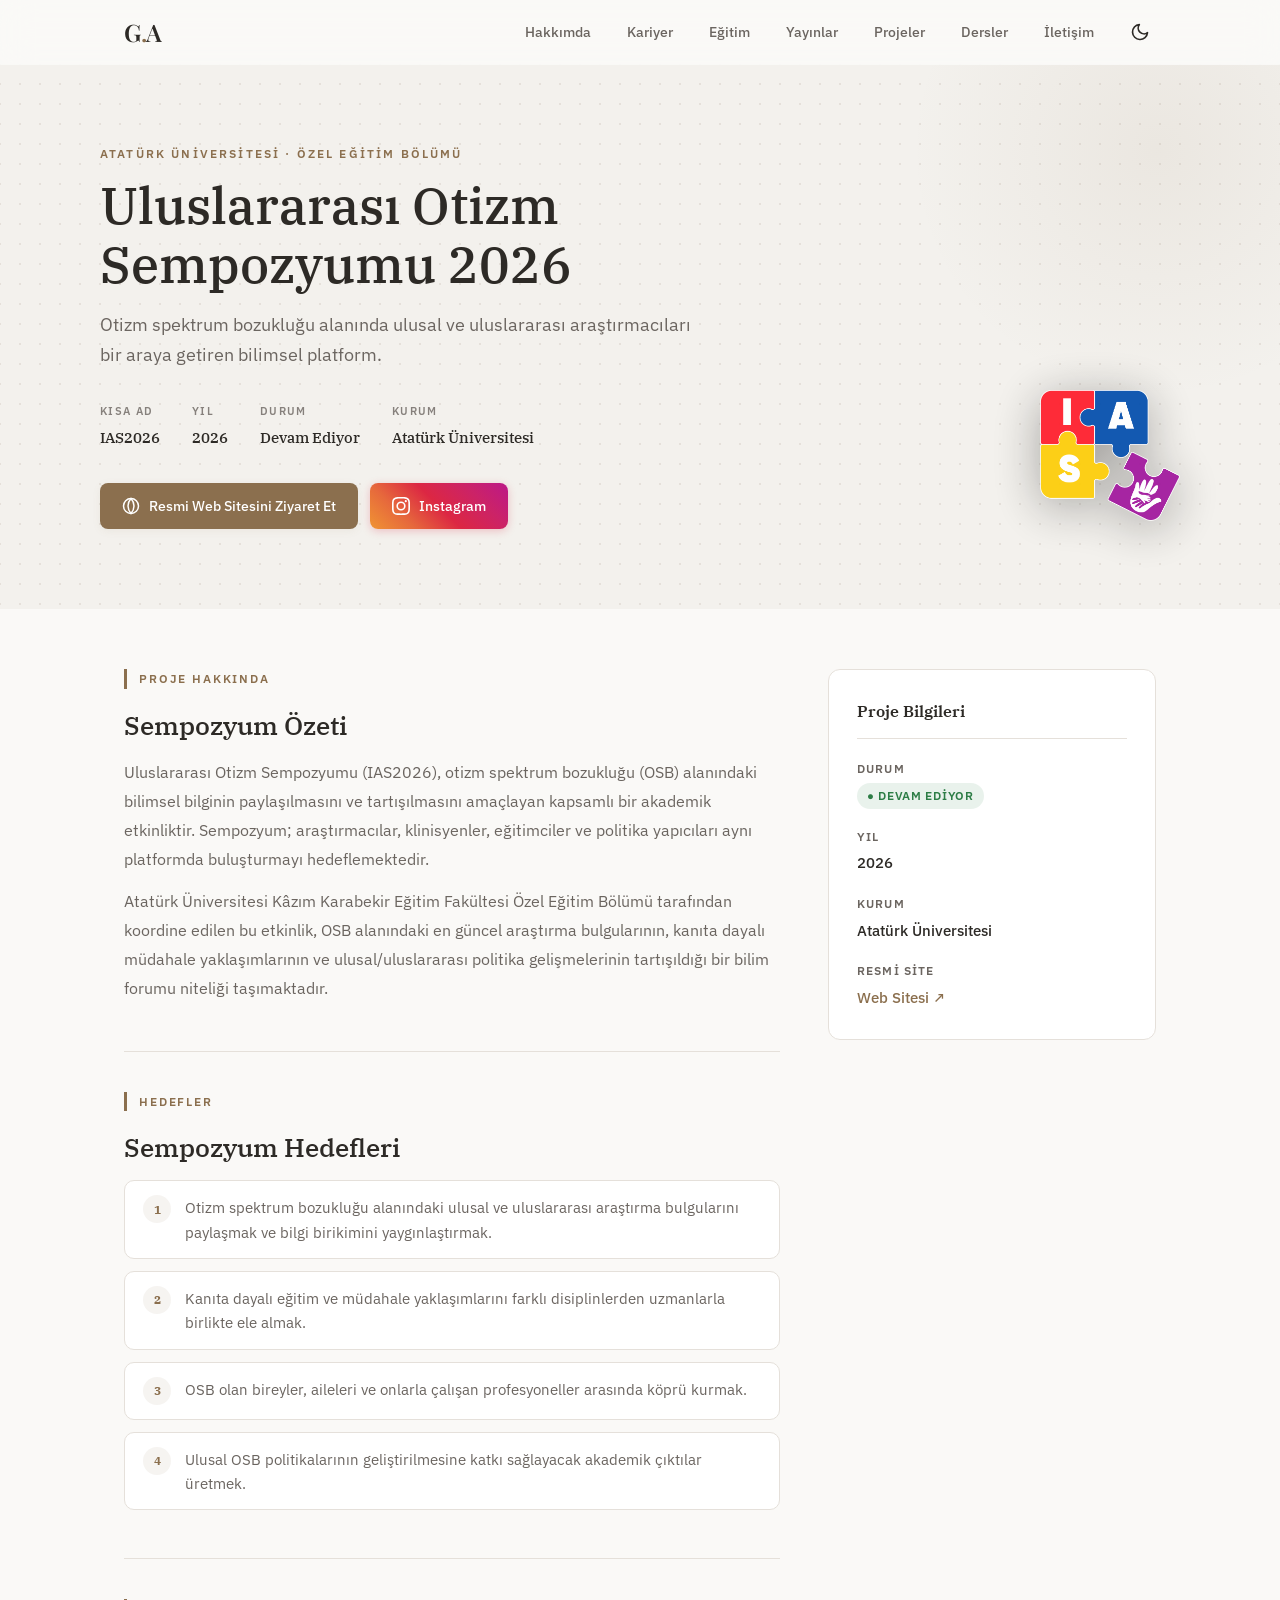
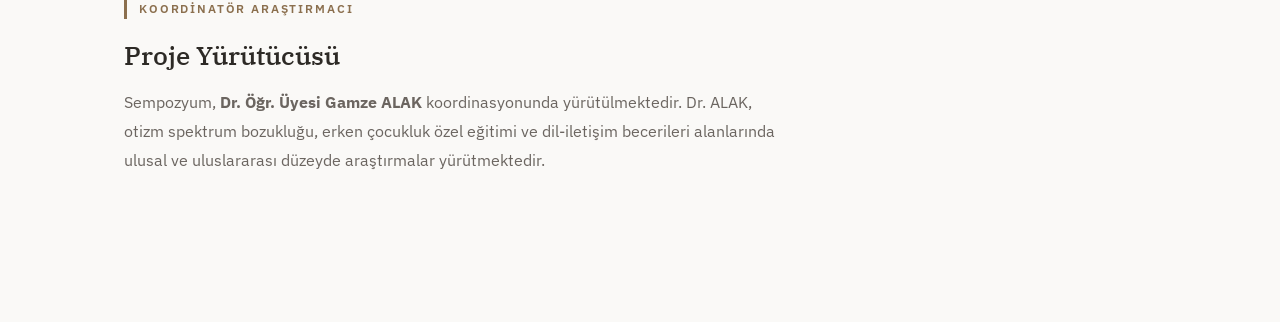
<file: ias2026/index.html>
<!DOCTYPE html>
<html lang="tr" data-theme="">
<head>
    <meta charset="UTF-8">
    <meta name="viewport" content="width=device-width, initial-scale=1.0">
    <title>IAS2026 — Uluslararası Otizm Sempozyumu</title>
    <link rel="preconnect" href="https://fonts.googleapis.com">
    <link rel="preconnect" href="https://fonts.gstatic.com" crossorigin>
    <link href="https://fonts.googleapis.com/css2?family=IBM+Plex+Sans:wght@300;400;500;600;700&family=IBM+Plex+Serif:ital,wght@0,400;0,500;0,600;1,400;1,500&family=Playfair+Display:wght@600&display=swap" rel="stylesheet">
    <link rel="stylesheet" href="../style.css">
    <script>
        const savedTheme = localStorage.getItem('theme');
        if (savedTheme === 'dark' || (!savedTheme && window.matchMedia('(prefers-color-scheme: dark)').matches)) {
            document.documentElement.setAttribute('data-theme', 'dark');
        }
    </script>
</head>
<body>

    <!-- Main Navigation Bar -->
    <nav id="navbar">
        <div class="nav-inner">
            <a href="../index.html#hero" class="nav-logo">G<span class="dot">.</span>A</a>
            <div class="nav-right" style="display: flex; align-items: center; gap: 16px;">
                <ul class="nav-links" id="navLinks">
                    <li><a href="../index.html#about">Hakkımda</a></li>
                    <li><a href="../index.html#experience">Kariyer</a></li>
                    <li><a href="../index.html#education">Eğitim</a></li>
                    <li><a href="../index.html#publications">Yayınlar</a></li>
                    <li><a href="../index.html#projects">Projeler</a></li>
                    <li><a href="../index.html#courses">Dersler</a></li>
                    <li><a href="../index.html#contact">İletişim</a></li>
                </ul>
                <button id="themeToggle" class="theme-toggle" aria-label="Temayı Değiştir">
                    <svg class="sun-icon" viewBox="0 0 24 24" fill="none" stroke="currentColor" stroke-width="2" stroke-linecap="round" stroke-linejoin="round">
                        <circle cx="12" cy="12" r="5"></circle>
                        <line x1="12" y1="1" x2="12" y2="3"></line>
                        <line x1="12" y1="21" x2="12" y2="23"></line>
                        <line x1="4.22" y1="4.22" x2="5.64" y2="5.64"></line>
                        <line x1="18.36" y1="18.36" x2="19.78" y2="19.78"></line>
                        <line x1="1" y1="12" x2="3" y2="12"></line>
                        <line x1="21" y1="12" x2="23" y2="12"></line>
                        <line x1="4.22" y1="19.78" x2="5.64" y2="18.36"></line>
                        <line x1="18.36" y1="5.64" x2="19.78" y2="4.22"></line>
                    </svg>
                    <svg class="moon-icon" viewBox="0 0 24 24" fill="none" stroke="currentColor" stroke-width="2" stroke-linecap="round" stroke-linejoin="round">
                        <path d="M21 12.79A9 9 0 1 1 11.21 3 7 7 0 0 0 21 12.79z"></path>
                    </svg>
                </button>
                <button class="nav-toggle" id="navToggle" aria-label="Menüyü aç">
                    <span></span><span></span><span></span>
                </button>
            </div>
        </div>
    </nav>

    <header class="project-hero">
        <div class="hero-inner">
            <div class="hero-text">
                <p class="project-eyebrow">Atatürk Üniversitesi · Özel Eğitim Bölümü</p>
                <h1 class="project-title">Uluslararası Otizm Sempozyumu 2026</h1>
                <p class="project-subtitle">Otizm spektrum bozukluğu alanında ulusal ve uluslararası araştırmacıları bir araya getiren bilimsel platform.</p>
                <div class="hero-meta">
                    <div class="meta-item">
                        <span class="meta-label">Kısa Ad</span>
                        <span class="meta-value">IAS2026</span>
                    </div>
                    <div class="meta-item"><span class="meta-label">Yıl</span><span class="meta-value">2026</span></div>
                    <div class="meta-item">
                        <span class="meta-label">Durum</span>
                        <span class="meta-value">Devam Ediyor</span>
                    </div>
                    <div class="meta-item">
                        <span class="meta-label">Kurum</span>
                        <span class="meta-value">Atatürk Üniversitesi</span>
                    </div>
                </div>
                <div style="display: flex; gap: 12px; flex-wrap: wrap; margin-top: 32px;">
                    <a href="https://ias2026.atauni.edu.tr/" target="_blank" class="btn btn-primary">
                        <svg width="18" height="18" viewBox="0 0 24 24" fill="none" stroke="currentColor" stroke-width="2">
                            <circle cx="12" cy="12" r="10"/><path d="M12 2a15.3 15.3 0 014 10 15.3 15.3 0 01-4 10 15.3 15.3 0 01-4-10 15.3 15.3 0 014-10z"/>
                        </svg>
                        Resmi Web Sitesini Ziyaret Et
                    </a>
                    <a href="https://www.instagram.com/ias2026atauni" target="_blank" class="btn btn-instagram">
                        <svg width="18" height="18" viewBox="0 0 24 24" fill="currentColor">
                            <path d="M12 2.163c3.204 0 3.584.012 4.85.07 3.252.148 4.771 1.691 4.919 4.919.058 1.265.069 1.645.069 4.849 0 3.205-.012 3.584-.069 4.849-.149 3.225-1.664 4.771-4.919 4.919-1.266.058-1.644.07-4.85.07-3.204 0-3.584-.012-4.849-.07-3.26-.149-4.771-1.699-4.919-4.92-.058-1.265-.07-1.644-.07-4.849 0-3.204.013-3.583.07-4.849.149-3.227 1.664-4.771 4.919-4.919 1.266-.057 1.645-.069 4.849-.069zM12 0C8.741 0 8.333.014 7.053.072 2.695.272.273 2.69.073 7.052.014 8.333 0 8.741 0 12c0 3.259.014 3.668.072 4.948.2 4.358 2.618 6.78 6.98 6.98C8.333 23.986 8.741 24 12 24c3.259 0 3.668-.014 4.948-.072 4.354-.2 6.782-2.618 6.979-6.98.059-1.28.073-1.689.073-4.948 0-3.259-.014-3.667-.072-4.947-.196-4.354-2.617-6.78-6.979-6.98C15.668.014 15.259 0 12 0zm0 5.838a6.162 6.162 0 100 12.324 6.162 6.162 0 000-12.324zM12 16a4 4 0 110-8 4 4 0 010 8zm6.406-11.845a1.44 1.44 0 100 2.881 1.44 1.44 0 000-2.881z"/>
                        </svg>
                        Instagram
                    </a>
                </div>
            </div>
            <div class="hero-logo-right">
                <img id="ias2026-logo" src="../icons/ias2026_logo.png" alt="IAS2026 Logosu">
            </div>
        </div>
    </header>



    <main class="content">
        <div class="content-grid">
            <div>
                
<div class="content-section">
    <span class="section-label">Proje Hakkında</span>
    <h2>Sempozyum Özeti</h2>
    <p>Uluslararası Otizm Sempozyumu (IAS2026), otizm spektrum bozukluğu (OSB) alanındaki bilimsel bilginin paylaşılmasını ve tartışılmasını amaçlayan kapsamlı bir akademik etkinliktir. Sempozyum; araştırmacılar, klinisyenler, eğitimciler ve politika yapıcıları aynı platformda buluşturmayı hedeflemektedir.</p>
    <p>Atatürk Üniversitesi Kâzım Karabekir Eğitim Fakültesi Özel Eğitim Bölümü tarafından koordine edilen bu etkinlik, OSB alanındaki en güncel araştırma bulgularının, kanıta dayalı müdahale yaklaşımlarının ve ulusal/uluslararası politika gelişmelerinin tartışıldığı bir bilim forumu niteliği taşımaktadır.</p>
</div>
<hr class="section-divider">
<div class="content-section">
    <span class="section-label">Hedefler</span>
    <h2>Sempozyum Hedefleri</h2>
    <ul class="objectives-list">
        <li><span class="obj-num">1</span>Otizm spektrum bozukluğu alanındaki ulusal ve uluslararası araştırma bulgularını paylaşmak ve bilgi birikimini yaygınlaştırmak.</li>
        <li><span class="obj-num">2</span>Kanıta dayalı eğitim ve müdahale yaklaşımlarını farklı disiplinlerden uzmanlarla birlikte ele almak.</li>
        <li><span class="obj-num">3</span>OSB olan bireyler, aileleri ve onlarla çalışan profesyoneller arasında köprü kurmak.</li>
        <li><span class="obj-num">4</span>Ulusal OSB politikalarının geliştirilmesine katkı sağlayacak akademik çıktılar üretmek.</li>
    </ul>
</div>
<hr class="section-divider">
<div class="content-section">
    <span class="section-label">Koordinatör Araştırmacı</span>
    <h2>Proje Yürütücüsü</h2>
    <p>Sempozyum, <strong>Dr. Öğr. Üyesi Gamze ALAK</strong> koordinasyonunda yürütülmektedir. Dr. ALAK, otizm spektrum bozukluğu, erken çocukluk özel eğitimi ve dil-iletişim becerileri alanlarında ulusal ve uluslararası düzeyde araştırmalar yürütmektedir.</p>
</div>

            </div>
            <aside>
                <div class="info-card">
                    <p class="info-card-title">Proje Bilgileri</p>
                    <div class="info-row">
                        <span class="info-key">Durum</span>
                        <span class="info-val"><span class="badge badge-active">● Devam Ediyor</span></span>
                    </div>
                    <div class="info-row"><span class="info-key">Yıl</span><span class="info-val">2026</span></div>
                    <div class="info-row">
                        <span class="info-key">Kurum</span>
                        <span class="info-val">Atatürk Üniversitesi</span>
                    </div>
                    <div class="info-row">
                        <span class="info-key">Resmi Site</span>
                        <span class="info-val"><a href="https://ias2026.atauni.edu.tr/" target="_blank">Web Sitesi ↗</a></span>
                    </div>
                </div>
            </aside>
        </div>
    </main>

    <script>
        // Navbar scroll effect
        const navbar = document.getElementById('navbar');
        window.addEventListener('scroll', () => {
            if (window.scrollY > 40) navbar.classList.add('scrolled');
            else navbar.classList.remove('scrolled');
        });

        // Theme Toggle
        const themeToggleBtn = document.getElementById('themeToggle');
        if (themeToggleBtn) {
            themeToggleBtn.addEventListener('click', () => {
                const currentTheme = document.documentElement.getAttribute('data-theme');
                const newTheme = currentTheme === 'dark' ? 'light' : 'dark';
                if (newTheme === 'dark') document.documentElement.setAttribute('data-theme', 'dark');
                else document.documentElement.removeAttribute('data-theme');
                localStorage.setItem('theme', newTheme);
            });
        }

        // Mobile Nav Toggle
        const navToggle = document.getElementById('navToggle');
        const navLinks = document.getElementById('navLinks');
        if (navToggle && navLinks) {
            navToggle.addEventListener('click', () => {
                navLinks.classList.toggle('open');
                navToggle.classList.toggle('active');
            });
        }
    </script>
</body>
</html>
</file>
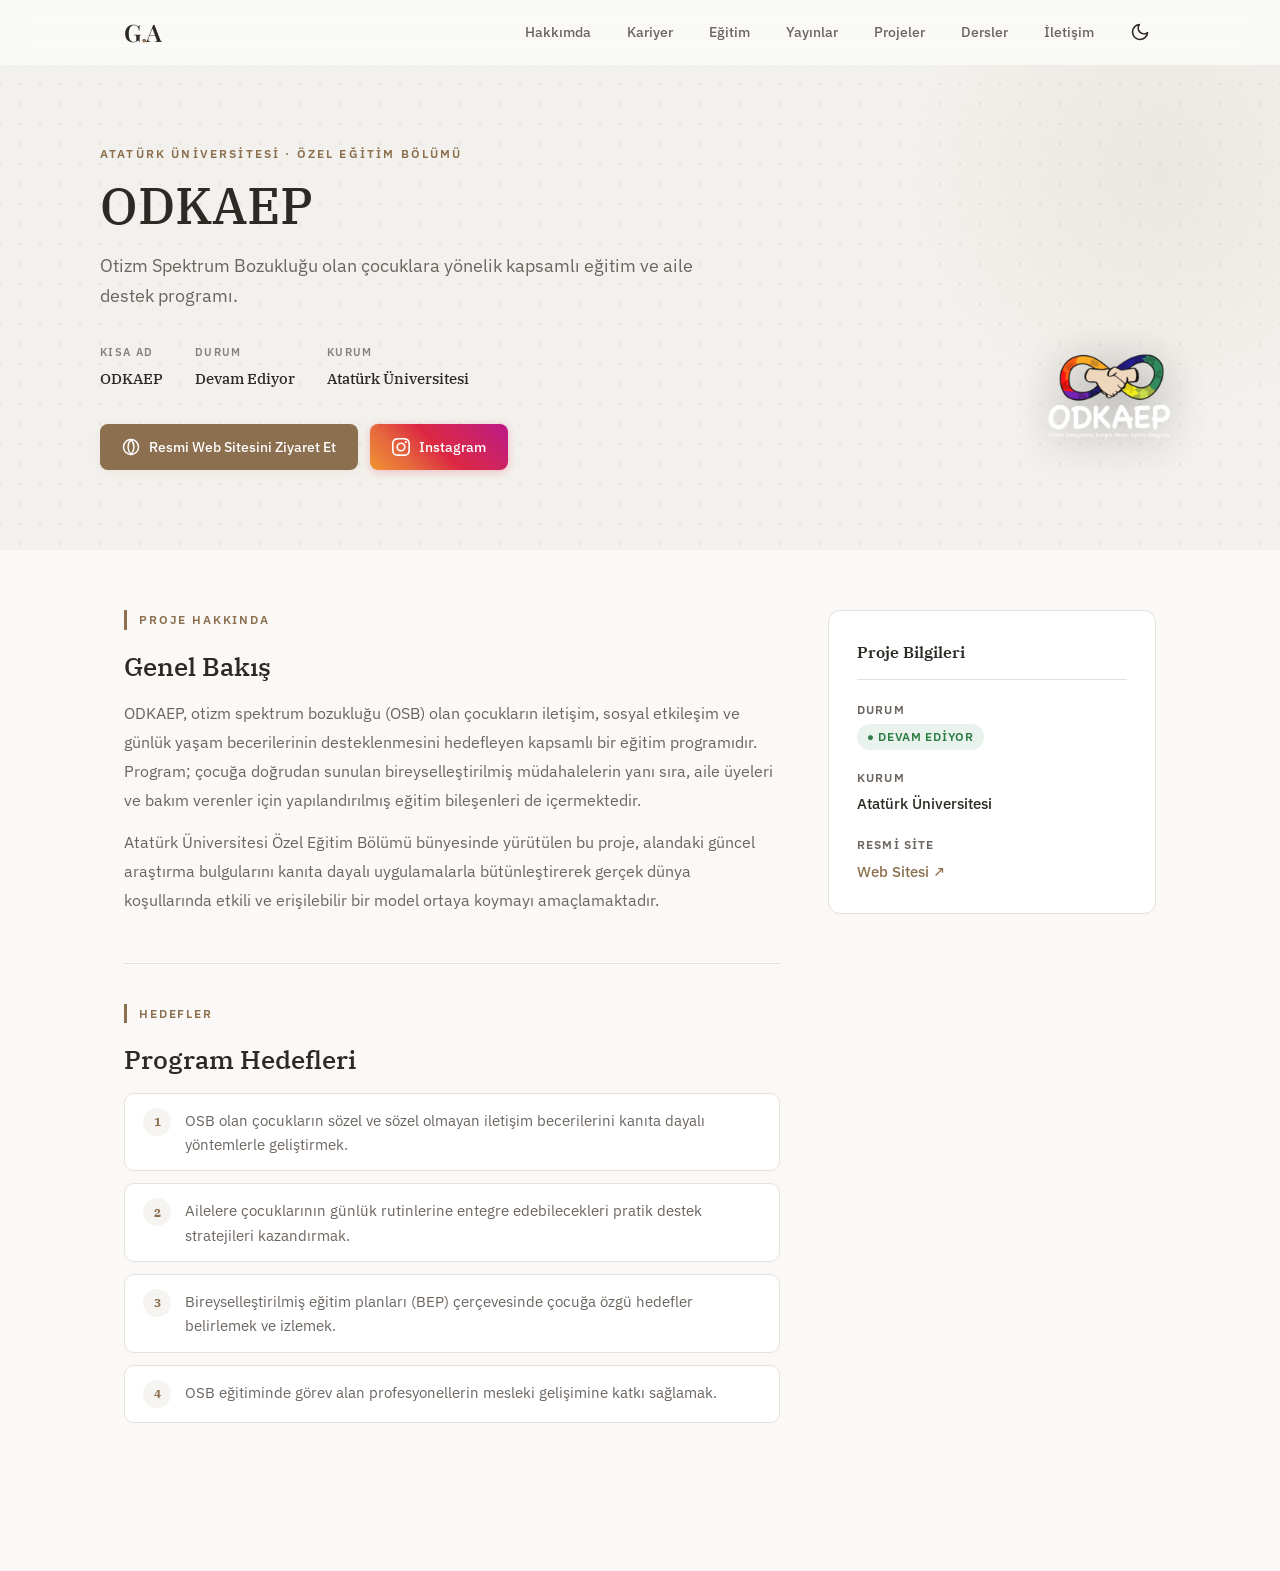
<file: odkaep/index.html>
<!DOCTYPE html>
<html lang="tr" data-theme="">
<head>
    <meta charset="UTF-8">
    <meta name="viewport" content="width=device-width, initial-scale=1.0">
    <title>ODKAEP — ODKAEP</title>
    <link rel="preconnect" href="https://fonts.googleapis.com">
    <link rel="preconnect" href="https://fonts.gstatic.com" crossorigin>
    <link href="https://fonts.googleapis.com/css2?family=IBM+Plex+Sans:wght@300;400;500;600;700&family=IBM+Plex+Serif:ital,wght@0,400;0,500;0,600;1,400;1,500&family=Playfair+Display:wght@600&display=swap" rel="stylesheet">
    <link rel="stylesheet" href="../style.css">
    <script>
        const savedTheme = localStorage.getItem('theme');
        if (savedTheme === 'dark' || (!savedTheme && window.matchMedia('(prefers-color-scheme: dark)').matches)) {
            document.documentElement.setAttribute('data-theme', 'dark');
        }
    </script>
</head>
<body>

    <!-- Main Navigation Bar -->
    <nav id="navbar">
        <div class="nav-inner">
            <a href="../index.html#hero" class="nav-logo">G<span class="dot">.</span>A</a>
            <div class="nav-right" style="display: flex; align-items: center; gap: 16px;">
                <button class="mobile-menu-btn" id="mobileMenuBtn" aria-label="Menüyü Aç/Kapat" style="display:none; background:none; border:none; cursor:pointer; padding:8px; color:var(--clr-text);">
                    <svg width="24" height="24" viewBox="0 0 24 24" fill="none" stroke="currentColor" stroke-width="2">
                        <line x1="3" y1="12" x2="21" y2="12"></line>
                        <line x1="3" y1="6" x2="21" y2="6"></line>
                        <line x1="3" y1="18" x2="21" y2="18"></line>
                    </svg>
                </button>
                <ul class="nav-links" id="navLinks">
                    <li><a href="../index.html#about">Hakkımda</a></li>
                    <li><a href="../index.html#experience">Kariyer</a></li>
                    <li><a href="../index.html#education">Eğitim</a></li>
                    <li><a href="../index.html#publications">Yayınlar</a></li>
                    <li><a href="../index.html#projects">Projeler</a></li>
                    <li><a href="../index.html#courses">Dersler</a></li>
                    <li><a href="../index.html#contact">İletişim</a></li>
                </ul>
                <button id="themeToggle" class="theme-toggle" aria-label="Temayı Değiştir">
                    <svg class="sun-icon" viewBox="0 0 24 24" fill="none" stroke="currentColor" stroke-width="2" stroke-linecap="round" stroke-linejoin="round">
                        <circle cx="12" cy="12" r="5"></circle>
                        <line x1="12" y1="1" x2="12" y2="3"></line>
                        <line x1="12" y1="21" x2="12" y2="23"></line>
                        <line x1="4.22" y1="4.22" x2="5.64" y2="5.64"></line>
                        <line x1="18.36" y1="18.36" x2="19.78" y2="19.78"></line>
                        <line x1="1" y1="12" x2="3" y2="12"></line>
                        <line x1="21" y1="12" x2="23" y2="12"></line>
                        <line x1="4.22" y1="19.78" x2="5.64" y2="18.36"></line>
                        <line x1="18.36" y1="5.64" x2="19.78" y2="4.22"></line>
                    </svg>
                    <svg class="moon-icon" viewBox="0 0 24 24" fill="none" stroke="currentColor" stroke-width="2" stroke-linecap="round" stroke-linejoin="round">
                        <path d="M21 12.79A9 9 0 1 1 11.21 3 7 7 0 0 0 21 12.79z"></path>
                    </svg>
                </button>
                <button class="nav-toggle" id="navToggle" aria-label="Menüyü aç">
                    <span></span><span></span><span></span>
                </button>
            </div>
        </div>
    </nav>

    <header class="project-hero">
        <div class="hero-inner">
            <div class="hero-text">
                <p class="project-eyebrow">Atatürk Üniversitesi · Özel Eğitim Bölümü</p>
                <h1 class="project-title">ODKAEP</h1>
                <p class="project-subtitle">Otizm Spektrum Bozukluğu olan çocuklara yönelik kapsamlı eğitim ve aile destek programı.</p>
                <div class="hero-meta">
                    <div class="meta-item">
                        <span class="meta-label">Kısa Ad</span>
                        <span class="meta-value">ODKAEP</span>
                    </div>
                    
                    <div class="meta-item">
                        <span class="meta-label">Durum</span>
                        <span class="meta-value">Devam Ediyor</span>
                    </div>
                    <div class="meta-item">
                        <span class="meta-label">Kurum</span>
                        <span class="meta-value">Atatürk Üniversitesi</span>
                    </div>
                </div>
                <div style="display: flex; gap: 12px; flex-wrap: wrap; margin-top: 32px;">
                    <a href="https://odkaep.atauni.edu.tr/" target="_blank" class="btn btn-primary">
                        <svg width="18" height="18" viewBox="0 0 24 24" fill="none" stroke="currentColor" stroke-width="2">
                            <circle cx="12" cy="12" r="10"/><path d="M12 2a15.3 15.3 0 014 10 15.3 15.3 0 01-4 10 15.3 15.3 0 01-4-10 15.3 15.3 0 014-10z"/>
                        </svg>
                        Resmi Web Sitesini Ziyaret Et
                    </a>
                    <a href="https://www.instagram.com/odkaep" target="_blank" class="btn btn-instagram">
                        <svg width="18" height="18" viewBox="0 0 24 24" fill="currentColor">
                            <path d="M12 2.163c3.204 0 3.584.012 4.85.07 3.252.148 4.771 1.691 4.919 4.919.058 1.265.069 1.645.069 4.849 0 3.205-.012 3.584-.069 4.849-.149 3.225-1.664 4.771-4.919 4.919-1.266.058-1.644.07-4.85.07-3.204 0-3.584-.012-4.849-.07-3.26-.149-4.771-1.699-4.919-4.92-.058-1.265-.07-1.644-.07-4.849 0-3.204.013-3.583.07-4.849.149-3.227 1.664-4.771 4.919-4.919 1.266-.057 1.645-.069 4.849-.069zM12 0C8.741 0 8.333.014 7.053.072 2.695.272.273 2.69.073 7.052.014 8.333 0 8.741 0 12c0 3.259.014 3.668.072 4.948.2 4.358 2.618 6.78 6.98 6.98C8.333 23.986 8.741 24 12 24c3.259 0 3.668-.014 4.948-.072 4.354-.2 6.782-2.618 6.979-6.98.059-1.28.073-1.689.073-4.948 0-3.259-.014-3.667-.072-4.947-.196-4.354-2.617-6.78-6.979-6.98C15.668.014 15.259 0 12 0zm0 5.838a6.162 6.162 0 100 12.324 6.162 6.162 0 000-12.324zM12 16a4 4 0 110-8 4 4 0 010 8zm6.406-11.845a1.44 1.44 0 100 2.881 1.44 1.44 0 000-2.881z"/>
                        </svg>
                        Instagram
                    </a>
                </div>
            </div>
            <div class="hero-logo-right">
                <img id="odkaep-logo" src="../icons/odkaep_logo.png" alt="ODKAEP Logosu">
            </div>
        </div>
    </header>


    <main class="content">
        <div class="content-grid">
            <div>
                
<div class="content-section">
    <span class="section-label">Proje Hakkında</span>
    <h2>Genel Bakış</h2>
    <p>ODKAEP, otizm spektrum bozukluğu (OSB) olan çocukların iletişim, sosyal etkileşim ve günlük yaşam becerilerinin desteklenmesini hedefleyen kapsamlı bir eğitim programıdır. Program; çocuğa doğrudan sunulan bireyselleştirilmiş müdahalelerin yanı sıra, aile üyeleri ve bakım verenler için yapılandırılmış eğitim bileşenleri de içermektedir.</p>
    <p>Atatürk Üniversitesi Özel Eğitim Bölümü bünyesinde yürütülen bu proje, alandaki güncel araştırma bulgularını kanıta dayalı uygulamalarla bütünleştirerek gerçek dünya koşullarında etkili ve erişilebilir bir model ortaya koymayı amaçlamaktadır.</p>
</div>
<hr class="section-divider">
<div class="content-section">
    <span class="section-label">Hedefler</span>
    <h2>Program Hedefleri</h2>
    <ul class="objectives-list">
        <li><span class="obj-num">1</span>OSB olan çocukların sözel ve sözel olmayan iletişim becerilerini kanıta dayalı yöntemlerle geliştirmek.</li>
        <li><span class="obj-num">2</span>Ailelere çocuklarının günlük rutinlerine entegre edebilecekleri pratik destek stratejileri kazandırmak.</li>
        <li><span class="obj-num">3</span>Bireyselleştirilmiş eğitim planları (BEP) çerçevesinde çocuğa özgü hedefler belirlemek ve izlemek.</li>
        <li><span class="obj-num">4</span>OSB eğitiminde görev alan profesyonellerin mesleki gelişimine katkı sağlamak.</li>
    </ul>
</div>

            </div>
            <aside>
                <div class="info-card">
                    <p class="info-card-title">Proje Bilgileri</p>
                    <div class="info-row">
                        <span class="info-key">Durum</span>
                        <span class="info-val"><span class="badge badge-active">● Devam Ediyor</span></span>
                    </div>
                    
                    <div class="info-row">
                        <span class="info-key">Kurum</span>
                        <span class="info-val">Atatürk Üniversitesi</span>
                    </div>
                    <div class="info-row">
                        <span class="info-key">Resmi Site</span>
                        <span class="info-val"><a href="https://odkaep.atauni.edu.tr/" target="_blank">Web Sitesi ↗</a></span>
                    </div>
                </div>
            </aside>
        </div>
    </main>

    <script>
        // Navbar scroll effect
        const navbar = document.getElementById('navbar');
        window.addEventListener('scroll', () => {
            if (window.scrollY > 40) navbar.classList.add('scrolled');
            else navbar.classList.remove('scrolled');
        });

        // Theme Toggle
        const themeToggleBtn = document.getElementById('themeToggle');
        

        // Apply correct logo on initial load
        

        if (themeToggleBtn) {
            themeToggleBtn.addEventListener('click', () => {
                const currentTheme = document.documentElement.getAttribute('data-theme');
                const newTheme = currentTheme === 'dark' ? 'light' : 'dark';
                if (newTheme === 'dark') document.documentElement.setAttribute('data-theme', 'dark');
                else document.documentElement.removeAttribute('data-theme');
                localStorage.setItem('theme', newTheme);
                
            });
        }

        // Mobile Nav Toggle
        const navToggle = document.getElementById('navToggle');
        const navLinks = document.getElementById('navLinks');
        if (navToggle && navLinks) {
            navToggle.addEventListener('click', () => {
                navLinks.classList.toggle('open');
                navToggle.classList.toggle('active');
            });
        }
    </script>
</body>
</html>
</file>
<file: style.css>
/* ============================================
   Dr. Gamze ALAK â€” Academic Portfolio
   Clean, warm, elegant design
   ============================================ */

/* --- Reset & Base --- */
*, *::before, *::after {
    margin: 0;
    padding: 0;
    box-sizing: border-box;
}

:root {
    --clr-bg: #faf9f7;
    --clr-bg-alt: #f3f1ed;
    --clr-surface: #ffffff;
    --clr-text: #2d2a26;
    --clr-text-secondary: #6b6560;
    --clr-accent: #8b6f4e;
    --clr-accent-light: #c9a97c;
    --clr-accent-subtle: rgba(139, 111, 78, 0.08);
    --clr-border: #e5e0da;
    --clr-hero-bg: #2d2a26;
    --font-body: 'IBM Plex Sans', -apple-system, BlinkMacSystemFont, sans-serif;
    --font-display: 'IBM Plex Serif', Georgia, serif;
    --max-width: 1080px;
    --radius: 12px;
    --radius-sm: 8px;
    --shadow-sm: 0 1px 3px rgba(0,0,0,0.04);
    --shadow-md: 0 4px 16px rgba(0,0,0,0.06);
    --transition: 0.3s ease;
}

[data-theme="dark"] {
    --clr-bg: #121416; /* Deep, neutral charcoal black */
    --clr-bg-alt: #191c1f; /* Slightly lighter charcoal */
    --clr-surface: #22262a; /* Smooth dark gray surface */
    --clr-text: #eaecef; /* High-contrast, soft off-white */
    --clr-text-secondary: #a0a6ae; /* Clear, readable mid-gray */
    --clr-accent: #d4b886; /* Elegant warm gold/bronze (academic) */
    --clr-accent-light: #e6ce9e; /* Brighter gold for hover states */
    --clr-accent-subtle: rgba(212, 184, 134, 0.12); /* Subtle gold background */
    --clr-border: #353b41; /* Visible but soft borders */
    --clr-hero-bg: #0d0f11; /* Extra deep tone for contrast areas */
}

html {
    scroll-behavior: smooth;
    font-size: 16px;
}

body {
    font-family: var(--font-body);
    color: var(--clr-text);
    background: var(--clr-bg);
    line-height: 1.7;
    -webkit-font-smoothing: antialiased;
    transition: background-color 0.3s ease, color 0.3s ease;
}

/* Global theme transition for major structural elements */
.section, .project-card, .pub-card, .about-card, .contact-card, .module-card, .info-card, .wiki-modal-content, .action-bar, nav, footer, .featured-card {
    transition: background-color 0.3s ease, color 0.3s ease, border-color 0.3s ease, box-shadow 0.3s ease;
}

.container {
    max-width: var(--max-width);
    margin: 0 auto;
    padding: 0 24px;
}

img { max-width: 100%; display: block; }
a { color: var(--clr-accent); text-decoration: none; transition: var(--transition); }
a:hover { color: var(--clr-accent-light); }

/* --- Navigation --- */
#navbar {
    position: fixed;
    top: 0;
    left: 0;
    right: 0;
    z-index: 1000;
    background: rgba(250, 249, 247, 0.85);
    backdrop-filter: blur(16px);
    -webkit-backdrop-filter: blur(16px);
    border-bottom: 1px solid transparent;
    transition: background 0.3s ease, border-color 0.3s ease;
}

[data-theme="dark"] #navbar {
    background: rgba(26, 25, 24, 0.85);
}

#navbar.scrolled {
    border-bottom-color: var(--clr-border);
    box-shadow: var(--shadow-sm);
}

.nav-inner {
    max-width: var(--max-width);
    margin: 0 auto;
    padding: 0 24px;
    display: flex;
    align-items: center;
    justify-content: space-between;
    height: 64px;
}

.nav-logo {
    font-family: 'Playfair Display', Georgia, serif;
    font-size: 1.5rem;
    font-weight: 600;
    color: var(--clr-text);
    letter-spacing: -0.02em;
}

.nav-logo .dot {
    color: var(--clr-accent);
}

.nav-links {
    display: flex;
    list-style: none;
    gap: 8px;
}

.nav-links a {
    color: var(--clr-text-secondary);
    font-size: 0.875rem;
    font-weight: 500;
    padding: 8px 14px;
    border-radius: 6px;
    transition: var(--transition);
}

.nav-links a:hover,
.nav-links a.active {
    color: var(--clr-text);
    background: var(--clr-accent-subtle);
}

.theme-toggle {
    background: none;
    border: none;
    cursor: pointer;
    color: var(--clr-text);
    display: flex;
    align-items: center;
    justify-content: center;
    padding: 6px;
    border-radius: 50%;
    transition: var(--transition);
}

.theme-toggle:hover {
    background: var(--clr-accent-subtle);
    color: var(--clr-accent);
}

.theme-toggle svg {
    width: 20px;
    height: 20px;
}

.sun-icon { display: none; }
[data-theme="dark"] .sun-icon { display: block; }
[data-theme="dark"] .moon-icon { display: none; }

.nav-toggle {
    display: none;
    flex-direction: column;
    gap: 5px;
    background: none;
    border: none;
    cursor: pointer;
    padding: 8px;
}

.nav-toggle span {
    display: block;
    width: 22px;
    height: 2px;
    background: var(--clr-text);
    border-radius: 2px;
    transition: var(--transition);
}

/* --- Featured Projects --- */
#featured-projects {
    padding: 80px 24px 0;      
    margin-top: 64px;
    background: var(--clr-bg-alt);
    /* No position/z-index here so it doesn't trap the stacking context of children */
}

/* --- Hero --- */
#hero {
    padding-top: 70px;
    padding-bottom: 0px;
    display: flex;
    align-items: center;
    justify-content: center;
    background: var(--clr-bg-alt);
    color: var(--clr-text);
    position: relative;
    z-index: 5;           /* Hero must be above the resting cards! */
    overflow: hidden;
    padding: 120px 24px 80px;
    margin-top: -60px;    /* Pull the hero UP by 60px so it covers the bottom of the cards */
    padding-top: 180px;   /* Compensate inner padding */
}

/* --- Section Bridge Removed --- */

.hero-decoration {
    position: absolute;
    top: -20%;
    right: -10%;
    width: 600px;
    height: 600px;
    border-radius: 50%;
    background: radial-gradient(circle, rgba(201, 169, 124, 0.12) 0%, transparent 70%);
    pointer-events: none;
}

.hero-content {
    max-width: var(--max-width);
    width: 100%;
    position: relative;
    z-index: 1;
    display: flex;
    flex-direction: column;
    align-items: center;
    text-align: center;
    gap: 30px;
}

.hero-text {
    flex: 1;
    max-width: 800px;
    display: flex;
    flex-direction: column;
    align-items: center;
}

.hero-image {
    flex: 0 0 380px;
    opacity: 0;
    animation: fadeUp 0.8s ease 0.9s forwards;
    display: flex;
    justify-content: flex-end;
}

.hero-image-frame {
    position: relative;
    width: 100%;
}

.hero-image img {
    width: 100%;
    height: auto;
    border-radius: 12px;
    border: 4px solid rgba(255, 255, 255, 0.08);
    box-shadow: 0 10px 30px rgba(0,0,0,0.3);
    object-fit: cover;
    aspect-ratio: 3/4;
    display: block;
    transition: var(--transition);
}

.hero-image:hover img {
    transform: translateY(-4px);
    border-color: rgba(255, 255, 255, 0.15);
    box-shadow: 0 15px 40px rgba(0,0,0,0.4);
}

.hero-subtitle {
    font-size: 0.85rem;
    font-weight: 500;
    letter-spacing: 0.15em;
    text-transform: uppercase;
    color: var(--clr-accent-light);
    margin-bottom: 8px;
    opacity: 0;
    animation: fadeUp 0.8s ease 0.5s forwards;
}

.hero-title {
    font-family: var(--font-display);
    font-size: clamp(2.5rem, 5vw, 4rem);
    font-weight: 500;
    line-height: 1.15;
    margin-bottom: 12px;
    opacity: 0;
    animation: fadeUp 0.8s ease 0.7s forwards;
}

.name-highlight {
    color: var(--clr-accent-light);
    font-style: italic;
}

.hero-desc {
    font-size: 1.1rem;
    color: var(--clr-text-secondary);
    max-width: 560px;
    line-height: 1.8;
    margin-bottom: 16px;
    opacity: 0;
    animation: fadeUp 0.8s ease 0.9s forwards;
}

.hero-stats {
    display: flex;
    gap: 40px;
    flex-wrap: wrap;
    justify-content: center;
    margin-bottom: 10px;
    opacity: 0;
    animation: fadeUp 0.8s ease 1.1s forwards;
}

.stat {
    display: flex;
    flex-direction: column;
}

.stat-number {
    font-family: var(--font-display);
    font-size: 2rem;
    font-weight: 600;
    color: var(--clr-accent);
    line-height: 1;
}

.stat-label {
    font-size: 0.8rem;
    color: var(--clr-text-secondary);
    text-transform: uppercase;
    letter-spacing: 0.1em;
    margin-top: 4px;
}

.scroll-cta {
    display: inline-flex;
    align-items: center;
    gap: 8px;
    color: var(--clr-text-secondary);
    font-size: 0.85rem;
    font-weight: 500;
    letter-spacing: 0.05em;
    transition: var(--transition);
    opacity: 0;
    animation: fadeUp 0.8s ease 1.3s forwards;
}

.scroll-cta:hover {
    color: var(--clr-accent-light);
}

.scroll-cta svg {
    animation: bounce 2s infinite;
}

/* --- Section Common --- */
.section {
    padding: 100px 0;
}

.section-alt {
    background: var(--clr-bg-alt);
}

.section-header {
    margin-bottom: 56px;
}

.section-tag {
    display: inline-block;
    font-size: 0.75rem;
    font-weight: 600;
    letter-spacing: 0.15em;
    text-transform: uppercase;
    color: var(--clr-accent);
    background: var(--clr-accent-subtle);
    padding: 6px 14px;
    border-radius: 20px;
    margin-bottom: 16px;
}

.section-title {
    font-family: var(--font-display);
    font-size: clamp(1.75rem, 3vw, 2.5rem);
    font-weight: 600;
    color: var(--clr-text);
    line-height: 1.2;
}

.section-subtitle {
    display: inline-flex;
    align-items: center;
    gap: 8px;
    margin-top: 16px;
    font-size: 0.9rem;
    color: var(--clr-text-secondary);
    background: var(--clr-surface);
    padding: 8px 16px;
    border-radius: 100px;
    border: 1px solid var(--clr-border);
    box-shadow: var(--shadow-sm);
    animation: fadeUp 0.6s ease forwards;
    animation-delay: 0.2s;
    opacity: 0;
}

.section-subtitle svg {
    color: var(--clr-accent);
}

/* --- About --- */
.about-grid {
    display: grid;
    grid-template-columns: 1fr 1fr;
    gap: 48px;
    align-items: start;
}

.about-text p {
    font-size: 1.05rem;
    color: var(--clr-text-secondary);
    margin-bottom: 16px;
}

.about-text strong { color: var(--clr-text); }
.about-text em { color: var(--clr-accent); font-style: normal; font-weight: 500; }

.research-areas h3 {
    font-size: 1rem;
    font-weight: 600;
    margin-bottom: 16px;
    color: var(--clr-text);
}

.area-tags {
    display: flex;
    flex-wrap: wrap;
    gap: 8px;
}

.area-tag {
    display: inline-block;
    font-size: 0.8rem;
    font-weight: 500;
    color: var(--clr-accent);
    background: var(--clr-accent-subtle);
    padding: 8px 16px;
    border-radius: 20px;
    border: 1px solid rgba(139, 111, 78, 0.12);
    transition: var(--transition);
}

.area-tag:hover {
    background: rgba(139, 111, 78, 0.14);
    transform: translateY(-1px);
}

/* --- Timeline --- */
.timeline {
    position: relative;
    padding-left: 40px;
}

.timeline::before {
    content: '';
    position: absolute;
    left: 15px;
    top: 8px;
    bottom: 8px;
    width: 2px;
    background: var(--clr-border);
}

.timeline-item {
    position: relative;
    margin-bottom: 40px;
    opacity: 0;
    transform: translateY(20px);
    transition: opacity 0.6s ease, transform 0.6s ease;
}

.timeline-item.visible {
    opacity: 1;
    transform: translateY(0);
}

.timeline-item:last-child { margin-bottom: 0; }

.timeline-marker {
    position: absolute;
    left: -33px;
    top: 6px;
    width: 12px;
    height: 12px;
    border-radius: 50%;
    background: var(--clr-bg-alt);
    border: 2px solid var(--clr-border);
    z-index: 1;
    transition: var(--transition);
}

.timeline-item.current .timeline-marker {
    background: var(--clr-accent);
    border-color: var(--clr-accent);
    box-shadow: 0 0 0 4px rgba(139, 111, 78, 0.15);
}

.timeline-content {
    background: var(--clr-surface);
    border: 1px solid var(--clr-border);
    border-radius: var(--radius);
    padding: 28px 120px 28px 32px;
    transition: var(--transition);
}

.timeline-content:hover {
    box-shadow: var(--shadow-md);
    border-color: rgba(139, 111, 78, 0.2);
}

.uni-watermark {
    position: absolute;
    right: -15px;
    bottom: -20px;
    top: auto;
    transform: none;
    width: 110px;
    height: 110px;
    opacity: 1;
    object-fit: contain;
    pointer-events: none;
    filter: drop-shadow(0 6px 12px rgba(0, 0, 0, 0.08)) drop-shadow(0 2px 4px rgba(0, 0, 0, 0.04));
    transition: transform 0.4s cubic-bezier(0.25, 1, 0.5, 1), filter 0.4s ease;
}

.timeline-content:hover .uni-watermark {
    transform: scale(1.05) translate(-4px, -4px);
    filter: drop-shadow(0 12px 20px rgba(0, 0, 0, 0.12)) drop-shadow(0 4px 8px rgba(0, 0, 0, 0.08));
}

.timeline-date {
    font-size: 0.8rem;
    font-weight: 600;
    color: var(--clr-accent);
    letter-spacing: 0.04em;
}

.timeline-content h3 {
    font-size: 1.15rem;
    font-weight: 600;
    margin: 4px 0 8px;
    color: var(--clr-text);
}

.timeline-place {
    font-size: 0.9rem;
    color: var(--clr-text-secondary);
}

.timeline-details {
    display: flex;
    flex-wrap: wrap;
    gap: 8px;
    margin-top: 16px;
}

.detail-badge {
    font-size: 0.75rem;
    font-weight: 500;
    color: var(--clr-accent);
    background: var(--clr-accent-subtle);
    padding: 4px 12px;
    border-radius: 16px;
}

.detail-badge small {
    color: var(--clr-text-secondary);
    font-weight: 400;
}

/* --- Education --- */
.education-grid {
    display: grid;
    grid-template-columns: repeat(3, 1fr);
    gap: 24px;
}

.edu-card {
    background: var(--clr-surface);
    border: 1px solid var(--clr-border);
    border-radius: var(--radius);
    padding: 32px;
    transition: var(--transition);
}

.edu-card:hover {
    box-shadow: var(--shadow-md);
    transform: translateY(-4px);
    border-color: rgba(139, 111, 78, 0.2);
}

.edu-icon {
    width: 56px;
    height: 56px;
    border-radius: 14px;
    background: var(--clr-accent-subtle);
    display: flex;
    align-items: center;
    justify-content: center;
    margin-bottom: 20px;
    color: var(--clr-accent);
}

.edu-year {
    font-size: 0.8rem;
    font-weight: 600;
    color: var(--clr-accent);
    letter-spacing: 0.04em;
}

.edu-card h3 {
    font-size: 1.15rem;
    font-weight: 600;
    margin: 6px 0 10px;
}

.edu-card p {
    font-size: 0.9rem;
    color: var(--clr-text-secondary);
    line-height: 1.6;
}

.thesis-title {
    margin-top: 12px;
    font-size: 0.82rem !important;
    color: var(--clr-text-secondary);
    border-top: 1px solid var(--clr-border);
    padding-top: 12px;
}

/* --- Publications --- */
.pub-category {
    margin-bottom: 48px;
}

.pub-cat-title {
    display: flex;
    align-items: center;
    gap: 10px;
    font-size: 1.1rem;
    font-weight: 600;
    color: var(--clr-text);
    margin-bottom: 24px;
    padding-bottom: 12px;
    border-bottom: 1px solid var(--clr-border);
}

.pub-cat-icon {
    font-size: 1.2rem;
}

.pub-list {
    display: flex;
    flex-direction: column;
    gap: 2px;
}

.pub-item {
    display: flex;
    gap: 20px;
    padding: 20px 24px;
    background: var(--clr-surface);
    border: 1px solid var(--clr-border);
    border-radius: var(--radius-sm);
    transition: var(--transition);
}

.pub-item:hover {
    border-color: rgba(139, 111, 78, 0.2);
    box-shadow: var(--shadow-sm);
}

.pub-year {
    font-family: var(--font-display);
    font-size: 1rem;
    font-weight: 600;
    color: var(--clr-accent);
    min-width: 48px;
    padding-top: 2px;
}

.pub-info h4 {
    font-size: 0.95rem;
    font-weight: 600;
    color: var(--clr-text);
    line-height: 1.5;
    margin-bottom: 6px;
}

.pub-authors {
    font-size: 0.82rem;
    color: var(--clr-text-secondary);
    margin-bottom: 4px;
}

.pub-journal {
    font-size: 0.8rem;
    color: var(--clr-text-secondary);
    display: flex;
    align-items: center;
    flex-wrap: wrap;
    gap: 6px;
}

.index-badge {
    display: inline-block;
    font-size: 0.65rem;
    font-weight: 700;
    letter-spacing: 0.04em;
    color: var(--clr-accent);
    background: var(--clr-accent-subtle);
    padding: 2px 8px;
    border-radius: 10px;
    text-transform: uppercase;
}

.pub-more {
    text-align: center;
    margin-top: 32px;
}

.btn-outline {
    display: inline-flex;
    align-items: center;
    gap: 8px;
    font-size: 0.9rem;
    font-weight: 500;
    color: var(--clr-accent);
    border: 1px solid var(--clr-accent);
    background: transparent;
    padding: 12px 28px;
    border-radius: 8px;
    transition: var(--transition);
}

.btn-outline:hover {
    background: var(--clr-accent);
    color: #fff;
}

/* --- Projects --- */
.projects-grid {
    display: grid;
    grid-template-columns: 1fr;
    gap: 20px;
}

.project-card {
    background: var(--clr-surface);
    border: 1px solid var(--clr-border);
    border-radius: var(--radius);
    padding: 28px 32px;
    position: relative;
    transition: var(--transition);
}

.project-card:hover {
    box-shadow: var(--shadow-md);
    border-color: rgba(139, 111, 78, 0.2);
}

.project-status {
    display: inline-block;
    font-size: 0.7rem;
    font-weight: 700;
    letter-spacing: 0.08em;
    text-transform: uppercase;
    padding: 4px 12px;
    border-radius: 12px;
    margin-bottom: 12px;
}

.project-status.active {
    color: #3a7d44;
    background: rgba(58, 125, 68, 0.08);
}

.project-status.completed {
    color: var(--clr-text-secondary);
    background: rgba(107, 101, 96, 0.08);
}

.project-card h3 {
    font-size: 1rem;
    font-weight: 600;
    margin-bottom: 8px;
    line-height: 1.5;
}

.project-card p {
    font-size: 0.85rem;
    color: var(--clr-text-secondary);
    margin-bottom: 12px;
}

.project-fund {
    font-size: 0.75rem;
    font-weight: 500;
    color: var(--clr-accent);
    background: var(--clr-accent-subtle);
    padding: 4px 12px;
    border-radius: 12px;
    margin-right: 8px;
}

.project-year {
    font-size: 0.75rem;
    color: var(--clr-text-secondary);
    font-weight: 500;
}

/* --- Courses --- */
.courses-grid {
    display: flex;
    flex-wrap: wrap;
    gap: 10px;
}

.course-chip {
    font-size: 0.85rem;
    font-weight: 500;
    color: var(--clr-text);
    background: var(--clr-surface);
    border: 1px solid var(--clr-border);
    padding: 10px 20px;
    border-radius: 24px;
    transition: var(--transition);
    cursor: default;
}

.course-chip:hover {
    background: var(--clr-accent-subtle);
    border-color: rgba(139, 111, 78, 0.2);
    transform: translateY(-2px);
}

/* --- Contact --- */
.wa-banner {
    display: flex;
    align-items: center;
    justify-content: space-between;
    flex-wrap: wrap;
    gap: 24px;
    padding: 32px 40px;
    margin-bottom: 48px;
    background: linear-gradient(135deg, #f0fdf4 0%, #ffffff 100%);
    border: 1px solid rgba(37, 211, 102, 0.2);
    border-radius: 16px;
    box-shadow: 0 10px 30px rgba(37, 211, 102, 0.08);
    position: relative;
    overflow: hidden;
    transition: transform 0.3s cubic-bezier(0.34, 1.56, 0.64, 1), box-shadow 0.3s ease;
}

[data-theme="dark"] .wa-banner {
    background: linear-gradient(135deg, rgba(37, 211, 102, 0.08) 0%, var(--clr-bg-alt) 100%);
    border-color: rgba(37, 211, 102, 0.1);
    box-shadow: 0 10px 30px rgba(0, 0, 0, 0.2);
}

.wa-banner::before {
    content: '';
    position: absolute;
    left: 0;
    top: 0;
    bottom: 0;
    width: 6px;
    background: #25D366;
    border-top-left-radius: 16px;
    border-bottom-left-radius: 16px;
}

.wa-banner:hover {
    transform: translateY(-4px);
    box-shadow: 0 14px 40px rgba(37, 211, 102, 0.12);
}

.wa-banner-content {
    flex: 1;
    min-width: 280px;
}

.wa-banner-content h3 {
    display: flex;
    align-items: center;
    gap: 12px;
    font-size: 1.3rem;
    font-weight: 700;
    margin-bottom: 12px;
    color: var(--clr-text);
}

.wa-banner-content p {
    margin: 0;
    font-size: 0.95rem;
    color: var(--clr-text-secondary);
    line-height: 1.6;
    max-width: 600px;
}

.wa-banner-btn {
    display: inline-flex;
    align-items: center;
    gap: 10px;
    background: #25D366;
    color: #fff;
    padding: 14px 28px;
    border-radius: 100px; /* Pill shape */
    font-weight: 600;
    font-size: 1rem;
    text-decoration: none;
    box-shadow: 0 8px 24px rgba(37, 211, 102, 0.3);
    transition: transform 0.2s cubic-bezier(0.34, 1.56, 0.64, 1), box-shadow 0.2s ease, background 0.2s ease;
    white-space: nowrap;
}

.wa-banner-btn:hover {
    background: #22c35e;
    transform: translateY(-2px) scale(1.02);
    box-shadow: 0 12px 32px rgba(37, 211, 102, 0.4);
    color: #fff;
}

.wa-banner-btn svg {
    transition: transform 0.2s ease;
}

.wa-banner-btn:hover svg {
    transform: translateX(4px);
}
.contact-grid {
    display: grid;
    grid-template-columns: repeat(auto-fit, minmax(220px, 1fr));
    gap: 24px;
}

.contact-card {
    background: var(--clr-surface);
    border: 1px solid var(--clr-border);
    border-radius: var(--radius);
    padding: 32px;
    text-align: left;
    transition: var(--transition);
}

.contact-card:hover {
    box-shadow: var(--shadow-md);
    transform: translateY(-4px);
    border-color: rgba(139, 111, 78, 0.2);
}

.contact-icon {
    width: 56px;
    height: 56px;
    border-radius: 14px;
    background: var(--clr-accent-subtle);
    display: flex;
    align-items: center;
    justify-content: center;
    margin: 0 0 16px 0;
    color: var(--clr-accent);
}

.contact-card h3 {
    font-size: 1rem;
    font-weight: 600;
    margin-bottom: 12px;
}

.contact-card a {
    font-size: 0.9rem;
    word-break: break-all;
}

.contact-card p {
    font-size: 0.9rem;
    color: var(--clr-text-secondary);
    line-height: 1.6;
}

.profile-links {
    display: flex;
    flex-direction: column;
    gap: 8px;
}

.profile-links a {
    display: flex;
    align-items: center;
    justify-content: flex-start; /* Align left */
    gap: 8px;
    font-size: 0.85rem;
    font-weight: 500;
    color: var(--clr-accent);
    padding: 10px 0;
    border-bottom: 1px solid var(--clr-border);
    transition: transform 0.2s cubic-bezier(0.34, 1.56, 0.64, 1), color 0.2s ease;
    transform-origin: left center; /* Scale from the left */
}

.profile-links a:last-child {
    border-bottom: none;
}

.profile-links a:hover {
    color: var(--clr-accent-light);
    transform: scale(1.05); /* Ã–lÃ§eklendirme */
}

/* --- Social Media Links Custom Styling --- */
.profile-links .social-link {
    font-weight: 600; /* slightly bolder for social links */
}

/* Brand Colors (No Backgrounds, exactly like the WhatsApp image) */
.profile-links .whatsapp-link { color: #25D366; }
.profile-links .linkedin-link { color: #0A66C2; }
.profile-links .instagram-link { color: #E1306C; }

/* Academic Brand Colors */
.profile-links .avesis-link { color: #004b79; } /* AtatÃ¼rk Uni Blue */
.profile-links .scholar-link { color: #4285F4; }
.profile-links .orcid-link { color: #A6CE39; }
.profile-links .scopus-link { color: #FF7F24; }

/* Dark mode contrast adjustments */
[data-theme="dark"] .profile-links .whatsapp-link { color: #43d879; }
[data-theme="dark"] .profile-links .linkedin-link { color: #3b8fe3; }
[data-theme="dark"] .profile-links .instagram-link { color: #e95988; }
[data-theme="dark"] .profile-links .avesis-link { color: #5aa6d8; }
[data-theme="dark"] .profile-links .scholar-link { color: #6ba0f6; }
[data-theme="dark"] .profile-links .orcid-link { color: #b8de4a; }
[data-theme="dark"] .profile-links .scopus-link { color: #ff984f; }

/* --- Footer --- */
footer {
    padding: 32px 0;
    text-align: center;
    border-top: 1px solid var(--clr-border);
}

footer p {
    font-size: 0.8rem;
    color: var(--clr-text-secondary);
}

/* --- Animations --- */
@keyframes fadeUp {
    from {
        opacity: 0;
        transform: translateY(24px);
    }
    to {
        opacity: 1;
        transform: translateY(0);
    }
}

@keyframes bounce {
    0%, 100% { transform: translateY(0); }
    50% { transform: translateY(6px); }
}

/* Scroll reveal base */
.reveal {
    opacity: 0;
    transform: translateY(30px);
    transition: opacity 0.7s ease, transform 0.7s ease;
}

.reveal.visible {
    opacity: 1;
    transform: translateY(0);
}

/* --- Responsive --- */
@media (max-width: 900px) {
    .hero-content {
        flex-direction: column-reverse;
        text-align: center;
        gap: 56px;
        margin-top: 40px;
    }

    .hero-text {
        max-width: 100%;
    }

    .hero-desc {
        margin-left: auto;
        margin-right: auto;
    }

    .hero-stats {
        justify-content: center;
    }

    .hero-image {
        flex: 0 0 auto;
        width: 280px;
        margin: 0 auto;
    }

    .about-grid {
        grid-template-columns: 1fr;
        gap: 32px;
    }

    .education-grid {
        grid-template-columns: 1fr;
    }

    .contact-grid {
        grid-template-columns: 1fr;
    }
}

@media (max-width: 768px) {
    .nav-links {
        display: none;
        flex-direction: column;
        position: absolute;
        top: 64px;
        left: 0;
        right: 0;
        background: rgba(250, 249, 247, 0.98);
        backdrop-filter: blur(16px);
        padding: 16px 24px;
        border-bottom: 1px solid var(--clr-border);
        gap: 4px;
    }

    [data-theme="dark"] .nav-links {
        background: rgba(26, 25, 24, 0.98);
    }

    .nav-links.open {
        display: flex;
    }

    .nav-toggle {
        display: flex;
    }

    .hero-stats {
        gap: 24px;
    }

    .stat-number {
        font-size: 1.6rem;
    }

    .section {
        padding: 72px 0;
    }

    .timeline {
        padding-left: 32px;
    }

    .timeline::before {
        left: 11px;
    }

    .timeline-marker {
        left: -29px;
        width: 10px;
        height: 10px;
    }

    .timeline-content {
        padding: 20px 80px 20px 24px;
    }
    
    .uni-watermark {
        width: 70px;
        height: 70px;
        right: -10px;
        bottom: -15px;
    }

    .pub-item {
        flex-direction: column;
        gap: 8px;
        padding: 16px 20px;
    }

    .pub-year {
        min-width: auto;
    }
}

@media (max-width: 480px) {
    .hero-title {
        font-size: 2rem;
    }

    .hero-desc {
        font-size: 0.95rem;
    }

    .section-title {
        font-size: 1.5rem;
    }
}

/* --- Featured Projects (Flex Accordion) --- */
.featured-grid {
    display: flex;
    flex-wrap: wrap; /* wraps on mobile */
    gap: 24px;
    padding-bottom: 0;
}

@media (min-width: 768px) {
    .featured-grid {
        flex-wrap: nowrap; /* strict single row on desktop for accordion */
    }
}

.featured-card {
    background-color: var(--clr-surface);
    border: 1px solid var(--clr-border);
    border-radius: var(--radius);
    padding: 32px 32px 90px;   
    display: flex;
    flex-direction: column;
    align-items: flex-start;
    flex: 1; /* equal width by default */
    min-width: 0; /* allows flex to shrink properly */
    min-height: 400px; /* PREVENTS JITTER: height won't jump when text wraps during width change */
    box-shadow: 0 15px 40px rgba(0,0,0,0.15);

    transition: transform 0.4s cubic-bezier(0.34, 1.56, 0.64, 1),
                flex 0.4s cubic-bezier(0.34, 1.56, 0.64, 1),
                box-shadow 0.4s ease,
                border-color 0.4s ease,
                opacity 0.4s ease,
                filter 0.4s ease;
    text-decoration: none;
    color: var(--clr-text);
    opacity: 0;
    animation: fadeUp 0.8s ease forwards;
    transform-origin: center bottom;
    position: relative;
    z-index: 1;               /* strictly behind hero */
    cursor: pointer;
    overflow: hidden; /* prevents text overflow during width change */
}

/* Push the link to the bottom so it stays aligned even if text wraps above it */
.featured-card .featured-link {
    margin-top: auto;
}

.featured-card:nth-child(1) { animation-delay: 0.1s; }
.featured-card:nth-child(2) { animation-delay: 0.2s; }
.featured-card:nth-child(3) { animation-delay: 0.3s; }

/* Hover: strictly remains behind hero (NO z-index change). Expands in width (flex) */
@media (min-width: 768px) {
    .featured-grid:hover .featured-card:hover {
        flex: 1.15; /* Widens on X-axis */
        transform: translateY(-8px); /* Lift only, NO scale() to prevent jitter with flex */
        box-shadow: 0 30px 60px rgba(0,0,0,0.18);
        border-color: var(--clr-accent);
    }

    /* Sibling shrink effect: other boxes physically narrow on X-axis */
    .featured-grid:hover .featured-card:not(:hover) {
        flex: 0.9; /* Shrinks on X-axis */
        transform: translateY(0); /* NO scale() */
        opacity: 0.65;
        filter: grayscale(30%);
        box-shadow: 0 10px 20px rgba(0,0,0,0.05);
    }
}

/* Fallback for mobile/touch (no flex accordion) */
@media (max-width: 767px) {
    .featured-card:hover {
        transform: translateY(-8px);
        box-shadow: 0 20px 40px rgba(0,0,0,0.15);
        border-color: var(--clr-accent);
    }
}

[data-theme="dark"] .featured-grid:hover .featured-card:hover {
    box-shadow: 0 30px 60px rgba(0,0,0,0.60);
}

[data-theme="dark"] .featured-grid:hover .featured-card:not(:hover) {
    box-shadow: 0 10px 20px rgba(0,0,0,0.3);
}

.featured-icon {
    width: 56px;
    height: 56px;
    border-radius: 14px;
    background: var(--clr-accent-subtle);
    color: var(--clr-accent);
    display: flex;
    align-items: center;
    justify-content: center;
    margin-bottom: 20px;
}

.featured-card h3 {
    font-size: 1.25rem;
    font-weight: 600;
    margin-bottom: 12px;
    font-family: var(--font-display);
}

.featured-card p {
    font-size: 0.95rem;
    color: var(--clr-text);
    opacity: 0.85;
    line-height: 1.6;
    margin-bottom: 20px;
    flex-grow: 1;
}

.featured-link {
    font-size: 0.9rem;
    font-weight: 600;
    color: var(--clr-accent);
    display: flex;
    align-items: center;
    gap: 6px;
    transition: var(--transition);
}

.featured-card:hover .featured-link {
    color: var(--clr-accent);
    gap: 10px;
}

/* --- Floating WhatsApp Button --- */
.floating-whatsapp {
    position: fixed;
    bottom: 30px;
    right: 30px;
    width: 60px;
    height: 60px;
    background-color: #25D366;
    color: #fff;
    border-radius: 50%;
    display: flex;
    align-items: center;
    justify-content: center;
    box-shadow: 0 4px 16px rgba(37, 211, 102, 0.4);
    z-index: 1000;
    transition: transform 0.3s ease, box-shadow 0.3s ease;
    animation: pulse 2s infinite;
}

.floating-whatsapp svg {
    width: 32px;
    height: 32px;
}

.floating-whatsapp:hover {
    transform: scale(1.1);
    box-shadow: 0 6px 20px rgba(37, 211, 102, 0.5);
    animation: none;
    color: #fff;
}

@keyframes pulse {
    0% {
        box-shadow: 0 0 0 0 rgba(37, 211, 102, 0.7);
    }
    70% {
        box-shadow: 0 0 0 15px rgba(37, 211, 102, 0);
    }
    100% {
        box-shadow: 0 0 0 0 rgba(37, 211, 102, 0);
    }
}

/* --- WhatsApp One-time Popup --- */
.wa-popup {
    position: fixed;
    bottom: 102px;
    right: 22px;
    z-index: 999;
    max-width: 240px;
    background: #fff;
    border-radius: 16px 16px 4px 16px;
    padding: 14px 18px 14px 16px;
    box-shadow: 0 8px 32px rgba(0,0,0,0.14), 0 2px 8px rgba(0,0,0,0.08);
    display: flex;
    align-items: flex-start;
    gap: 10px;
    opacity: 0;
    transform: translateY(12px) scale(0.95);
    transition: opacity 0.35s ease, transform 0.35s ease;
    pointer-events: none;
}

[data-theme="dark"] .wa-popup {
    background: #2a2927;
    box-shadow: 0 8px 32px rgba(0,0,0,0.35);
}

.wa-popup.wa-popup--visible {
    opacity: 1;
    transform: translateY(0) scale(1);
    pointer-events: auto;
}

.wa-popup__icon {
    flex-shrink: 0;
    width: 32px;
    height: 32px;
    background: #25D366;
    border-radius: 50%;
    display: flex;
    align-items: center;
    justify-content: center;
    color: #fff;
    margin-top: 1px;
}

.wa-popup__body { flex: 1; }

.wa-popup__text {
    font-family: var(--font-body);
    font-size: 0.82rem;
    line-height: 1.55;
    color: var(--clr-text);
    font-weight: 400;
}

.wa-popup__text strong {
    font-weight: 600;
    color: #25D366;
}

.wa-popup__close {
    position: absolute;
    top: 8px;
    right: 10px;
    background: none;
    border: none;
    cursor: pointer;
    color: var(--clr-text-secondary);
    font-size: 14px;
    line-height: 1;
    padding: 2px;
    transition: color 0.2s ease;
}

.wa-popup__close:hover { color: var(--clr-text); }

/* Small caret pointing down-right toward the button */
.wa-popup::after {
    content: '';
    position: absolute;
    bottom: -8px;
    right: 18px;
    width: 0;
    height: 0;
    border-left: 8px solid transparent;
    border-right: 0px solid transparent;
    border-top: 8px solid #fff;
}

[data-theme="dark"] .wa-popup::after {
    border-top-color: #2a2927;
}

@keyframes wa-popup-in {
    from { opacity: 0; transform: translateY(12px) scale(0.95); }
    to   { opacity: 1; transform: translateY(0) scale(1); }
}

/* --- Wiki Modal --- */
.wiki-modal {
    position: fixed;
    top: 0;
    left: 0;
    width: 100%;
    height: 100%;
    z-index: 10000;
    display: flex;
    align-items: center;
    justify-content: center;
    opacity: 0;
    visibility: hidden;
    transition: opacity 0.3s ease, visibility 0.3s ease;
}

.wiki-modal.active {
    opacity: 1;
    visibility: visible;
}

.wiki-modal-overlay {
    position: absolute;
    top: 0;
    left: 0;
    width: 100%;
    height: 100%;
    background: rgba(0, 0, 0, 0.5);
    backdrop-filter: blur(8px);
    -webkit-backdrop-filter: blur(8px);
}

.wiki-modal-container {
    background: var(--clr-surface);
    border-radius: 20px;
    width: 90%;
    max-width: 550px;
    max-height: 85vh;
    overflow-y: auto;
    position: relative;
    z-index: 10001;
    transform: translateY(20px) scale(0.95);
    transition: transform 0.4s cubic-bezier(0.34, 1.56, 0.64, 1);
    box-shadow: 0 24px 80px rgba(0, 0, 0, 0.2);
    border: 1px solid var(--clr-border);
}

.wiki-modal.active .wiki-modal-container {
    transform: translateY(0) scale(1);
}

.wiki-modal-close {
    position: absolute;
    top: 16px;
    right: 16px;
    width: 36px;
    height: 36px;
    border-radius: 50%;
    background: var(--clr-bg);
    border: 1px solid var(--clr-border);
    color: var(--clr-text-secondary);
    display: flex;
    align-items: center;
    justify-content: center;
    cursor: pointer;
    transition: all 0.2s ease;
    z-index: 10;
}

.wiki-modal-close:hover {
    background: var(--clr-accent);
    color: #fff;
    border-color: var(--clr-accent);
    transform: rotate(90deg);
}

.wiki-modal-header {
    padding: 32px 32px 20px;
    border-bottom: 1px solid var(--clr-border);
    display: flex;
    align-items: center;
    gap: 12px;
}

.wiki-icon {
    color: var(--clr-accent);
    flex-shrink: 0;
}

.wiki-modal-header h3 {
    font-size: 1.4rem;
    font-family: var(--ff-serif);
    color: var(--clr-text);
    margin: 0;
    line-height: 1.3;
}

.wiki-modal-body {
    padding: 32px;
    color: var(--clr-text-secondary);
    font-size: 1.05rem;
    line-height: 1.7;
}

.wiki-modal-body p {
    margin-bottom: 16px;
}

.wiki-modal-body p:last-child {
    margin-bottom: 0;
}

.wiki-modal-footer {
    padding: 24px 32px;
    background: var(--clr-bg);
    border-top: 1px solid var(--clr-border);
    border-bottom-left-radius: 20px;
    border-bottom-right-radius: 20px;
    display: flex;
    justify-content: flex-end;
}

.wiki-btn {
    display: inline-flex;
    align-items: center;
    gap: 8px;
    padding: 10px 20px;
    background: var(--clr-accent);
    color: #fff;
    border-radius: 100px;
    font-weight: 600;
    font-size: 0.95rem;
    text-decoration: none;
    transition: background 0.2s ease, transform 0.2s ease;
}

.wiki-btn:hover {
    background: var(--clr-accent-light);
    transform: translateY(-2px);
    color: #fff;
}

.wiki-loading {
    display: flex;
    flex-direction: column;
    gap: 16px;
}

.wiki-skeleton {
    height: 16px;
    background: linear-gradient(90deg, var(--clr-bg) 0%, var(--clr-border) 50%, var(--clr-bg) 100%);
    background-size: 200% 100%;
    animation: shimmer 1.5s infinite linear;
    border-radius: 4px;
}

.wiki-skeleton.title { height: 28px; width: 60%; margin-bottom: 8px; }
.wiki-skeleton.line-1 { width: 100%; }
.wiki-skeleton.line-2 { width: 95%; }
.wiki-skeleton.line-3 { width: 80%; }

@keyframes shimmer {
    0% { background-position: -100% 0; }
    100% { background-position: 100% 0; }
}

.course-chip {
    cursor: pointer;
    transition: all 0.2s ease;
}
.course-chip:hover {
    background: var(--clr-accent);
    color: #fff;
    transform: translateY(-2px);
    box-shadow: 0 4px 12px rgba(139, 111, 78, 0.2);
}
.back-link:hover { color: var(--clr-accent); }

.project-hero {
    margin-top: 64px;
    background-color: var(--clr-bg-alt);
    background-image: radial-gradient(var(--clr-border) 1px, transparent 1px);
    background-size: 20px 20px;
    background-position: -10px -10px;
    color: var(--clr-text); padding: 80px 24px;
    position: relative; overflow: hidden;
}
.project-hero::before {
    content: ''; position: absolute; top: -30%; right: -10%;
    width: 500px; height: 500px; border-radius: 50%;
    background: radial-gradient(circle, var(--clr-accent-subtle) 0%, transparent 70%);
    pointer-events: none;
}
.hero-inner { max-width: var(--max-width); margin: 0 auto; position: relative; z-index: 1; display: flex; align-items: flex-end; gap: 60px; justify-content: space-between; }
.hero-text { flex: 1; }
.project-hero .hero-text { align-items: flex-start; text-align: left; }
.hero-logo-right { flex: 0 0 auto; display: flex; align-items: flex-end; padding-bottom: 4px; }
.hero-logo-right img { width: 140px; height: 140px; object-fit: contain; opacity: 0.92; filter: drop-shadow(0 8px 24px rgba(0,0,0,0.35)); }
.project-eyebrow {
    font-size: 0.75rem; font-weight: 600; letter-spacing: 0.18em;
    text-transform: uppercase; color: var(--clr-accent); margin-bottom: 12px;
}
.project-title {
    font-family: var(--font-display); font-size: clamp(2rem, 4vw, 3.2rem);
    font-weight: 500; line-height: 1.15; margin-bottom: 16px;
}
.project-subtitle { font-size: 1.1rem; color: var(--clr-text-secondary); line-height: 1.7; max-width: 600px; margin-bottom: 32px; }
.hero-meta { display: flex; gap: 32px; flex-wrap: wrap; }
.meta-item { display: flex; flex-direction: column; }
.meta-label { font-size: 0.7rem; font-weight: 600; letter-spacing: 0.12em; text-transform: uppercase; color: var(--clr-text-secondary); opacity: 0.8; margin-bottom: 4px; }
.meta-value { font-size: 0.95rem; font-weight: 500; color: var(--clr-text); font-family: var(--font-display); }

.action-bar { background: var(--clr-bg-alt); border-bottom: 1px solid var(--clr-border); padding: 20px 24px; transition: background 0.3s ease, border-color 0.3s ease; }
.action-bar-inner { max-width: var(--max-width); margin: 0 auto; display: flex; gap: 12px; flex-wrap: wrap; }
.btn {
    padding: 11px 22px; border-radius: 8px; font-weight: 500;
    font-size: 0.9rem; display: inline-flex; align-items: center; gap: 9px;
    transition: all 0.25s ease; text-decoration: none; font-family: var(--font-body);
    border: none; cursor: pointer;
}
.btn-primary { background: var(--clr-accent); color: #fff; box-shadow: 0 2px 8px var(--clr-accent-subtle); }
.btn-primary:hover { background: var(--clr-accent-light); color: #fff; transform: translateY(-2px); box-shadow: 0 4px 14px var(--clr-accent-subtle); }
.btn-instagram { background: linear-gradient(45deg, #f09433, #e6683c, #dc2743, #cc2366, #bc1888); color: #fff; box-shadow: 0 2px 8px rgba(220,39,67,0.25); }
.btn-instagram:hover { opacity: 0.9; color: #fff; transform: translateY(-2px); }

.content { max-width: var(--max-width); margin: 0 auto; padding: 60px 24px 100px; }
.content-grid { display: grid; grid-template-columns: 2fr 1fr; gap: 48px; align-items: start; }

.content-section { margin-bottom: 48px; }
.section-label {
    font-size: 0.72rem; font-weight: 600; letter-spacing: 0.16em;
    text-transform: uppercase; color: var(--clr-accent);
    border-left: 3px solid var(--clr-accent); padding-left: 12px;
    margin-bottom: 20px; display: block;
}
.content-section h2 {
    font-family: var(--font-display); font-size: 1.6rem; font-weight: 500;
    color: var(--clr-text); margin-bottom: 16px; line-height: 1.3;
}
.content-section p { font-size: 1rem; color: var(--clr-text-secondary); line-height: 1.8; margin-bottom: 14px; }
.content-section p:last-child { margin-bottom: 0; }
hr.section-divider { border: none; border-top: 1px solid var(--clr-border); margin: 40px 0; }

.info-card { background: var(--clr-surface); border: 1px solid var(--clr-border); border-radius: var(--radius); padding: 28px; position: sticky; top: 80px; }
.info-card-title { font-family: var(--font-display); font-size: 1rem; font-weight: 600; margin-bottom: 20px; color: var(--clr-text); padding-bottom: 12px; border-bottom: 1px solid var(--clr-border); }
.info-row { display: flex; flex-direction: column; gap: 4px; margin-bottom: 18px; }
.info-row:last-child { margin-bottom: 0; }
.info-key { font-size: 0.72rem; font-weight: 600; letter-spacing: 0.1em; text-transform: uppercase; color: var(--clr-text-secondary); }
.info-val { font-size: 0.95rem; color: var(--clr-text); font-weight: 500; }
.badge { display: inline-block; font-size: 0.72rem; font-weight: 600; letter-spacing: 0.06em; text-transform: uppercase; padding: 3px 10px; border-radius: 20px; }
.badge-active { color: #2d7d46; background: rgba(45,125,70,0.1); }
.badge-tubitak { color: var(--clr-accent); background: var(--clr-accent-subtle); }

.objectives-list { list-style: none; display: flex; flex-direction: column; gap: 12px; }
.objectives-list li { display: flex; gap: 14px; align-items: flex-start; padding: 14px 18px; background: var(--clr-surface); border: 1px solid var(--clr-border); border-radius: 10px; font-size: 0.95rem; color: var(--clr-text-secondary); line-height: 1.6; transition: var(--transition); }
.objectives-list li:hover { border-color: rgba(139,111,78,0.25); box-shadow: var(--shadow-sm); }

.obj-num { flex: 0 0 28px; height: 28px; border-radius: 50%; background: var(--clr-accent-subtle); color: var(--clr-accent); display: flex; align-items: center; justify-content: center; font-size: 0.75rem; font-weight: 700; font-family: var(--font-display); }

.modules-grid { display: grid; grid-template-columns: 1fr 1fr; gap: 16px; margin-top: 24px; }
.module-card { background: var(--clr-surface); border: 1px solid var(--clr-border); border-radius: 12px; padding: 20px; display: flex; gap: 16px; align-items: flex-start; transition: var(--transition); }
.module-card:hover { border-color: var(--clr-accent-light); box-shadow: var(--shadow-sm); transform: translateY(-2px); }
.module-icon { color: var(--clr-accent); flex: 0 0 24px; display: flex; align-items: center; justify-content: center; background: var(--clr-accent-subtle); width: 40px; height: 40px; border-radius: 8px; }
.module-text h4 { font-family: var(--font-body); font-weight: 600; font-size: 0.95rem; color: var(--clr-text); margin-bottom: 4px; line-height: 1.3; }
.module-text p { font-size: 0.85rem; color: var(--clr-text-secondary); margin: 0; line-height: 1.5; }

.note-box { background: var(--clr-bg-alt); border-left: 4px solid var(--clr-accent); padding: 16px 20px; border-radius: 0 8px 8px 0; font-size: 0.95rem; color: var(--clr-text-secondary); line-height: 1.6; }
.note-box strong { color: var(--clr-text); }

@media (max-width: 768px) {
    .content-grid { grid-template-columns: 1fr; }
    .hero-inner { flex-direction: column; gap: 28px; text-align: center; align-items: center; }
    .hero-meta { justify-content: center; }
    .info-card { position: static; }
    .modules-grid { grid-template-columns: 1fr; }
    .hero-logo-right { display: none; }
}
/* Book Mockups */
.books-container {
    display: flex;
    flex-wrap: wrap;
    gap: 60px;
    margin-top: 40px;
    justify-content: center;
    perspective: 1200px;
}

.book-mockup {
    display: block;
    width: 170px;
    height: 240px;
    position: relative;
    cursor: pointer;
    text-decoration: none;
    transform-style: preserve-3d;
    transform: rotateY(-15deg);
    transition: transform 0.5s ease, box-shadow 0.5s ease;
}

.book-mockup:hover {
    transform: rotateY(-2deg) translateY(-10px);
}

.book-inner {
    width: 100%;
    height: 100%;
    position: absolute;
    transform-style: preserve-3d;
}

.book-front, .book-back, .book-left, .book-right, .book-top, .book-bottom {
    position: absolute;
    box-sizing: border-box;
}

.book-front {
    width: 170px;
    height: 240px;
    transform: translateZ(15px);
    border-radius: 2px 4px 4px 2px;
    box-shadow: inset 4px 0 10px rgba(0,0,0,0.1);
    background-size: cover;
    background-position: center;
}

.book-front::after {
    content: '';
    position: absolute;
    top: 0; left: 0; right: 0; bottom: 0;
    border-radius: 2px 4px 4px 2px;
    box-shadow: inset 4px 0 10px rgba(0,0,0,0.1), inset -1px 0 2px rgba(255,255,255,0.3);
    pointer-events: none;
}

.book-back {
    width: 170px;
    height: 240px;
    transform: rotateY(180deg) translateZ(15px);
    background: #111; 
    border-radius: 4px 2px 2px 4px;
}

.book-left {
    width: 30px;
    height: 240px;
    transform: rotateY(-90deg) translateZ(15px);
    background: #2a2a2a;
    display: flex;
    align-items: center;
    justify-content: center;
    color: rgba(255,255,255,0.7);
    font-size: 0.7rem;
    writing-mode: vertical-rl;
    text-orientation: mixed;
    text-align: center;
    box-shadow: inset -2px 0 5px rgba(0,0,0,0.2);
}

.book-right {
    width: 26px;
    height: 236px;
    transform: rotateY(90deg) translateZ(155px);
    background: #f4f4f4;
    top: 2px;
    background-image: linear-gradient(to right, #ccc 0%, #fff 10%, #fff 90%, #ccc 100%);
    box-shadow: inset 0 0 5px rgba(0,0,0,0.1);
}

.book-top {
    width: 166px;
    height: 26px;
    transform: rotateX(90deg) translateZ(15px);
    background: #f4f4f4;
    left: 2px;
    background-image: linear-gradient(to bottom, #ccc 0%, #fff 10%, #fff 90%, #ccc 100%);
}

.book-bottom {
    width: 166px;
    height: 26px;
    transform: rotateX(-90deg) translateZ(225px);
    background: #f4f4f4;
    left: 2px;
    background-image: linear-gradient(to top, #ccc 0%, #fff 10%, #fff 90%, #ccc 100%);
    box-shadow: inset 0 0 5px rgba(0,0,0,0.1);
}

.book-mockup::before {
    content: '';
    position: absolute;
    bottom: -10px;
    left: 10px;
    width: 150px;
    height: 20px;
    background: rgba(0,0,0,0.5);
    filter: blur(10px);
    transform: rotateX(90deg) translateZ(-15px);
    transition: transform 0.5s ease, opacity 0.5s ease;
    opacity: 0.7;
}

.book-mockup:hover::before {
    opacity: 0.4;
    transform: rotateX(90deg) translateZ(-25px) scale(1.05);
}

[data-theme="dark"] .book-right {
    background: #333;
    background-image: linear-gradient(to right, #222 0%, #444 10%, #444 90%, #222 100%);
    box-shadow: inset 0 0 5px rgba(0,0,0,0.5);
}

[data-theme="dark"] .book-top {
    background: #333;
    background-image: linear-gradient(to bottom, #222 0%, #444 10%, #444 90%, #222 100%);
}

[data-theme="dark"] .book-bottom {
    background: #333;
    background-image: linear-gradient(to top, #222 0%, #444 10%, #444 90%, #222 100%);
    box-shadow: inset 0 0 5px rgba(0,0,0,0.5);
}

[data-theme="dark"] .book-left {
    background: #1a1a1a;
}

[data-theme="dark"] .book-mockup::before {
    background: rgba(0,0,0,0.8);
    opacity: 0.9;
}

[data-theme="dark"] .book-mockup:hover::before {
    opacity: 0.6;
}

/* =========================================================
   COMPREHENSIVE MOBILE RESPONSIVENESS OVERRIDES
   ========================================================= */

@media (max-width: 768px) {
    /* 1. Navbar and Hamburger */
    .mobile-menu-btn {
        display: block !important;
    }
    
    .nav-links {
        display: none !important;
        flex-direction: column;
        position: absolute;
        top: 64px;
        left: 0;
        right: 0;
        background: var(--clr-bg);
        box-shadow: 0 4px 12px rgba(0,0,0,0.1);
        padding: 20px;
        gap: 20px;
        z-index: 1000;
        border-bottom: 1px solid var(--clr-border);
    }
    
    .nav-links.active {
        display: flex !important;
    }

    [data-theme="dark"] .nav-links {
        background: var(--clr-bg-alt);
        border-bottom: 1px solid var(--clr-border);
    }

    /* 2. Base & Typography */
    .container {
        padding: 0 20px;
    }
    
    .section {
        padding: 60px 0;
    }

    .section-title {
        font-size: 2rem;
    }

    /* 3. Hero Section */
    .hero-content {
        flex-direction: column-reverse;
        text-align: center;
        padding-top: 40px;
        gap: 40px;
    }

    .hero-text {
        align-items: center;
    }

    .hero-title {
        font-size: 2.2rem;
    }

    .hero-desc {
        font-size: 1rem;
        margin-bottom: 30px;
    }

    .hero-stats {
        justify-content: center;
        flex-wrap: wrap;
        gap: 20px;
    }

    /* 4. Grids (About, Publications, Projects, Contact, Inner Pages) */
    .about-grid,
    .pubs-grid,
    .projects-grid,
    .contact-grid,
    .content-grid,
    .modules-grid,
    .featured-grid,
    .education-grid {
        grid-template-columns: 1fr !important;
        gap: 30px !important;
        flex-direction: column !important;
        display: grid !important;
    }
    
    .featured-grid {
        display: flex !important;
    }

    /* 5. Timeline / Experience */
    .timeline::before {
        left: 20px;
    }
    .timeline-item {
        padding-left: 50px;
    }
    .timeline-dot {
        left: 14px;
        width: 12px;
        height: 12px;
    }

    /* 6. Books Section */
    .books-container {
        gap: 30px;
    }
    
    .book-mockup {
        width: 140px;
        height: 200px;
    }
    .book-front, .book-back {
        width: 140px;
        height: 200px;
    }
    .book-left {
        height: 200px;
    }
    .book-right {
        height: 196px;
    }
    .book-top, .book-bottom {
        width: 136px;
    }

    /* 7. Inner Pages (ODKAEP) */
    .project-hero {
        padding: 40px 20px;
        margin-top: 64px;
        text-align: center;
    }
    
    .hero-inner {
        flex-direction: column;
        align-items: center;
    }
    
    .hero-logo-right {
        position: static;
        margin-top: 20px;
        transform: none;
    }

    .hero-logo-right img {
        width: 100px;
    }
    
    .info-card {
        position: static;
        margin-top: 20px;
    }
}

@media (max-width: 480px) {
    .hero-title {
        font-size: 1.8rem;
    }
    
    .section-title {
        font-size: 1.6rem;
    }

    .book-mockup {
        width: 120px;
        height: 170px;
    }
    .book-front, .book-back {
        width: 120px;
        height: 170px;
    }
    .book-left {
        height: 170px;
    }
    .book-right {
        height: 166px;
    }
    .book-top, .book-bottom {
        width: 116px;
    }
}

/* Book Wrapper & Info */
/* === BOOK WRAPPER BASE (Mobile first: column layout) === */
.book-wrapper {
    display: flex;
    flex-direction: column;
    align-items: center;
    gap: 0;
    width: 170px;
    text-align: center;
    flex: none;
}

/* Info is completely hidden as requested */
.book-info {
    display: none !important;
}

/* Base Hover Behavior (applies to ALL screens) */
.book-wrapper:hover .book-mockup {
    transform: translateY(-8px) scale(1.05); /* Nice lift effect */
}

@media (max-width: 768px) {
    .book-wrapper {
        width: 140px;
    }
}

/* === DESKTOP HORIZONTAL LAYOUT === */
@media (min-width: 992px) {
    /* Container simply lines them up horizontally with gap */
    .books-container {
        display: flex;
        flex-wrap: wrap; /* allow wrap if too many */
        justify-content: center;
        align-items: flex-start; /* keep tops aligned so drop-downs don't push the whole row */
        gap: 40px;
    }
    
    /* Book Wrapper handles the width and z-index */
    .book-wrapper {
        width: 170px;
        z-index: 2;
        position: relative;
    }
    
    /* Hover state gets top z-index */
    .book-wrapper:hover {
        z-index: 20;
    }
}

.book-info-title {
    font-family: var(--font-display, sans-serif);
    font-size: 1.05rem;
    font-weight: 600;
    line-height: 1.3;
    color: var(--clr-text);
    margin-bottom: 6px;
}

.book-info-desc {
    font-size: 0.85rem;
    color: var(--clr-text-secondary);
}

/* Enhanced Mobile Menu UX */
@media (max-width: 768px) {
    .nav-links {
        display: none !important;
        flex-direction: column;
        position: fixed;
        top: 0;
        left: 0;
        right: 0;
        bottom: 0;
        height: 100vh;
        width: 100vw;
        background: var(--clr-bg);
        padding: 100px 20px 20px 20px;
        gap: 30px;
        z-index: 999;
        justify-content: center;
        align-items: center;
        font-size: 1.5rem;
    }
    
    .nav-links.active {
        display: flex !important;
    }

    [data-theme="dark"] .nav-links {
        background: var(--clr-bg-alt);
    }
    
    .mobile-menu-btn {
        z-index: 1001; /* Stay above the full screen menu */
        position: relative;
    }
}
</file>
